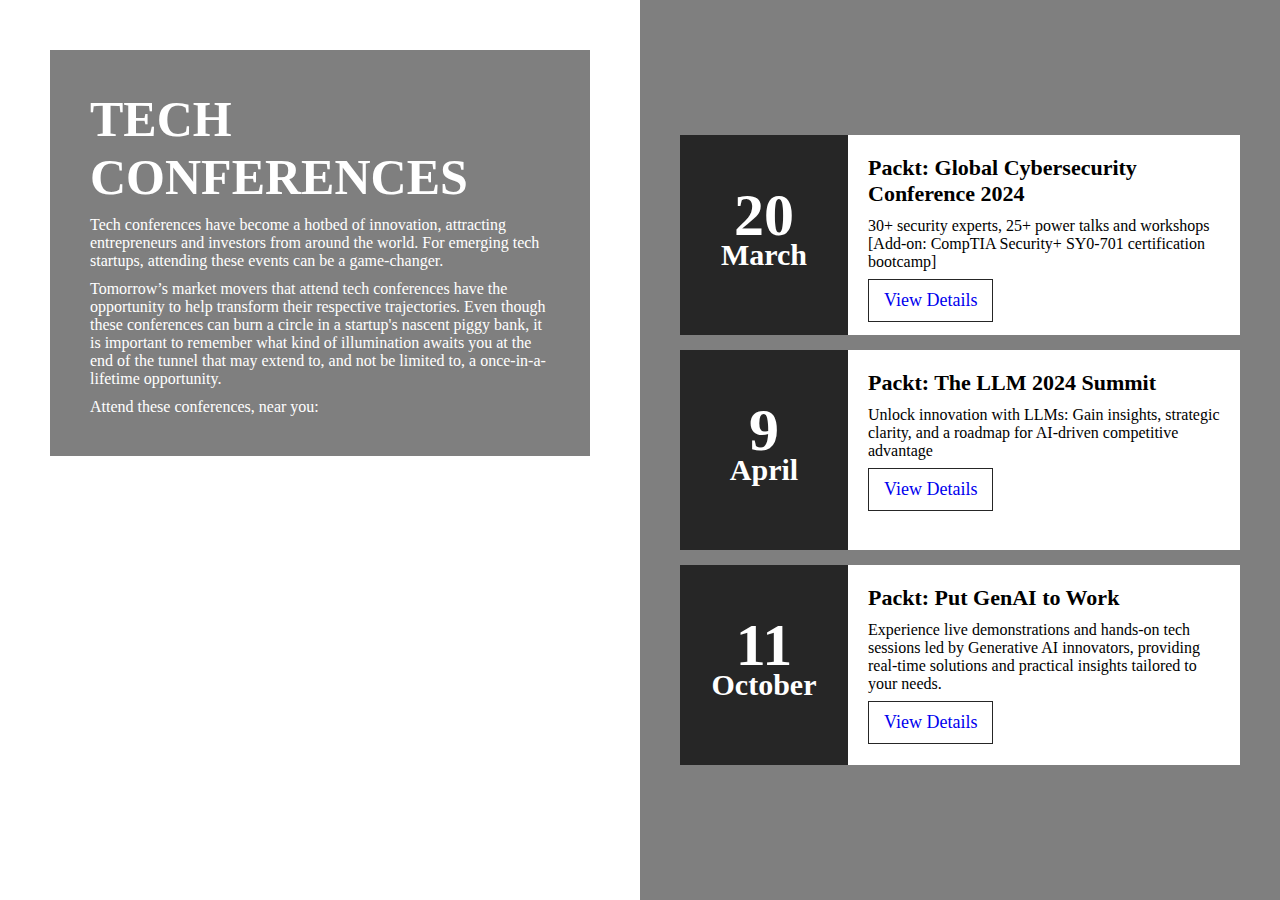
<file: Content Translation Pipeline/App/index.html>
<!DOCTYPE html>
<head>
	<link rel="stylesheet" href="index.css">
</head>

<body>
	<section>
		<div class="leftBox">
			<div class="content">
				<h1>
					Tech Conferences 
				</h1>
				<p>
Tech conferences have become a hotbed of innovation, attracting entrepreneurs and investors from around the world. For emerging tech startups, attending these events can be a game-changer.
</p>
<p>
Tomorrow’s market movers that attend tech conferences have the opportunity to help transform their respective trajectories. Even though these conferences can burn a circle in a startup's nascent piggy bank, it is important to remember what kind of illumination awaits you at the end of the tunnel that may extend to, and not be limited to, a once-in-a-lifetime opportunity.
				</p>
				<p>
				Attend these conferences, near you:
				</p>
			</div>
		</div>
		<div class="events">
			<ul>
				<li>
					<div class="time">
						<h2>
							20 <br><span>March</span>
						</h2>
					</div>
					<div class="details">
						<h3>
							Packt: Global Cybersecurity Conference 2024
						</h3>
						<p>
							30+ security experts, 25+ power talks and workshops
							[Add-on: CompTIA Security+ SY0-701 certification bootcamp]
						</p>
						<a href="https://www.packtpub.com/conference/global-cybersecurity-conference-2024">View Details</a>
					</div>
					<div style="clear: both;"></div>
				</li>
				<li>
					<div class="time">
						<h2>
							9 <br><span>April</span>
						</h2>
					</div>
					<div class="details">
						<h3>
							Packt: The LLM 2024 Summit
						</h3>
						<p>
							Unlock innovation with LLMs: Gain insights, strategic clarity, and a roadmap for AI-driven competitive advantage
						</p>
						<a href="https://www.packtpub.com/conference/llm-summit">View Details</a>
					</div>
					<div style="clear:both;"></div>
				</li>
				<li>
					<div class="time">
						<h2>
							11 <br><span>October</span>
						</h2>
					</div>
					<div class="details">
						<h3>
							Packt: Put GenAI to Work
						</h3>
						<p>
							Experience live demonstrations and hands-on tech sessions led by Generative AI innovators, providing real-time solutions and practical insights tailored to your needs.
						</p>
						<a href="https://www.packtpub.com/conference/put-gen-ai-to-work">View Details</a>
					</div>
					<div style="clear:both;"></div>
				</li>
			</ul>
		</div>
	</section>
</body>

</html>
</file>
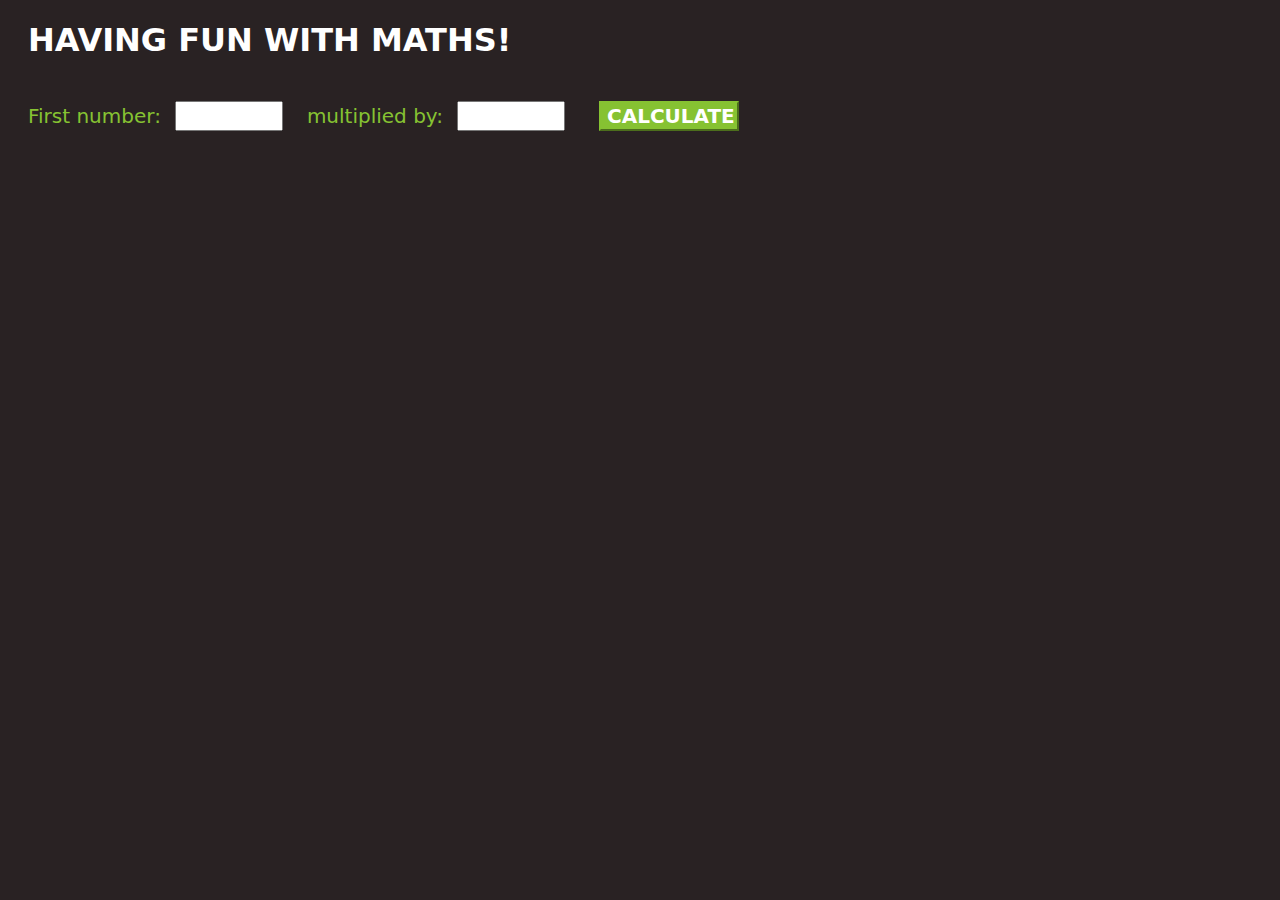
<file: serverless web app/index-1.html>
<!DOCTYPE html>
<html>
<head>
    <meta charset="UTF-8">
    <title>Fun With Math!</title>
    <!-- Styling for the client UI -->
    <style>
    h1 {
        color: #ffffff;
        font-family: system-ui;
		margin-left: 20px;
        }
	body {
        background-color: #292223;
        }
    label {
        color: #86C232;
        font-family: system-ui;
        font-size: 20px;
        margin-left: 20px;
		margin-top: 20px;
        }
     button {
        background-color: #86C232;
		border-color: #86C232;
		color: #FFFFFF;
        font-family: system-ui;
        font-size: 20px;
		font-weight: bold;
        margin-left: 30px;
		margin-top: 20px;
		width: 140px;
        }
	 input {
        color: #222629;
        font-family: system-ui;
        font-size: 20px;
        margin-left: 10px;
		margin-top: 20px;
		width: 100px;
        }
    </style>
    <script>
        // callAPI function that takes the base and exponent numbers as parameters
        var callAPI = (firstValue, secondValue)=>{
            // instantiate a headers object
            var myHeaders = new Headers();
            // add content type header to object
            myHeaders.append("Content-Type", "application/json");
            // using built in JSON utility package turn object to string and store in a variable
            var raw = JSON.stringify({"firstValue": firstValue,"secondValue": secondValue});
            // create a JSON object with parameters for API call and store in a variable
            var requestOptions = {
                method: 'POST',
                headers: myHeaders,
                body: raw,
                redirect: 'follow'
            };
            // make API call with parameters and use promises to get response
            fetch("YOUR-API-URL", requestOptions)
            .then(response => response.text())
            .then(result => alert(JSON.parse(result).body))
            .catch(error => console.log('error', error));
        }
    </script>
</head>
<body>
    <h1>HAVING FUN WITH MATHS!</h1>
	<form>
        <label>First number:</label>
        <input type="text" id="firstValue">
        <label>multiplied by:</label>
        <input type="text" id="secondValue">
        <!-- set button onClick method to call function we defined passing input values as parameters -->
        <button type="button" onclick="callAPI(document.getElementById('firstValue').value,document.getElementById('secondValue').value)">CALCULATE</button>
    </form>
</body>
</html>
</file>
<file: Content Translation Pipeline/App/index.css>
/* Styling the body */
		body {
			margin: 0;
			padding: 0;
		}

		/* Styling section, giving background
			image and dimensions */
		section {
			width: 100%;
			height: 100vh;
			background:
                url(
'https://plus.unsplash.com/premium_photo-1681487469745-91d1d8a5836b?q=80&w=3570&auto=format&fit=crop&ixlib=rb-4.0.3&ixid=M3wxMjA3fDB8MHxwaG90by1wYWdlfHx8fGVufDB8fHx8fA%3D%3D'
                );
			background-size: cover;
		}

		/* Styling the left floating section */
		section .leftBox {
			width: 50%;
			height: 100%;
			float: left;
			padding: 50px;
			box-sizing: border-box;
		}

		/* Styling the background of 
			left floating section */
		section .leftBox .content {
			color: #fff;
			background: rgba(0, 0, 0, 0.5);
			padding: 40px;
			transition: .5s;
		}

		/* Styling the hover effect 
			of left floating section */
		section .leftBox .content:hover {
			background: #e91e63;
		}

		/* Styling the header of left 
			floating section */
		section .leftBox .content h1 {
			margin: 0;
			padding: 0;
			font-size: 50px;
			text-transform: uppercase;
		}

		/* Styling the paragraph of 
			left floating section */
		section .leftBox .content p {
			margin: 10px 0 0;
			padding: 0;
		}

		/* Styling the three events section */
		section .events {
			position: relative;
			width: 50%;
			height: 100%;
			background: rgba(0, 0, 0, 0.5);
			float: right;
			box-sizing: border-box;
		}

		/* Styling the links of 
		the events section */
		section .events ul {
			position: absolute;
			top: 50%;
			transform: translateY(-50%);
			margin: 0;
			padding: 40px;
			box-sizing: border-box;
		}

		/* Styling the lists of the event section */
		section .events ul li {
			list-style: none;
			background: #fff;
			box-sizing: border-box;
			height: 200px;
			margin: 15px 0;
		}

		/* Styling the time class of events section */
		section .events ul li .time {
			position: relative;
			padding: 20px;
			background: #262626;
			box-sizing: border-box;
			width: 30%;
			height: 100%;
			float: left;
			text-align: center;
			transition: .5s;
		}

		/* Styling the hover effect
			of events section */
		section .events ul li:hover .time {
			background: #e91e63;
		}

		/* Styling the header of time 
			class of events section */
		section .events ul li .time h2 {
			position: absolute;
			margin: 0;
			padding: 0;
			top: 50%;
			left: 50%;
			transform: translate(-50%, -50%);
			color: #fff;
			font-size: 60px;
			line-height: 30px;
		}

		/* Styling the texts of time 
		class of events section */
		section .events ul li .time h2 span {
			font-size: 30px;
		}

		/* Styling the details 
		class of events section */
		section .events ul li .details {
			padding: 20px;
			background: #fff;
			box-sizing: border-box;
			width: 70%;
			height: 100%;
			float: left;
		}

		/* Styling the header of the 
		details class of events section */
		section .events ul li .details h3 {
			position: relative;
			margin: 0;
			padding: 0;
			font-size: 22px;
		}

		/* Styling the lists of details 
		class of events section */
		section .events ul li .details p {
			position: relative;
			margin: 10px 0 0;
			padding: 0;
			font-size: 16px;
		}

		/* Styling the links of details
		class of events section */
		section .events ul li .details a {
			display: inline-block;
			text-decoration: none;
			padding: 10px 15px;
			border: 1.5px solid #262626;
			margin-top: 8px;
			font-size: 18px;
			transition: .5s;
		}

		/* Styling the details class's hover effect */
		section .events ul li .details a:hover {
			background: #e91e63;
			color: #fff;
			border-color: #e91e63;
		}
</file>
